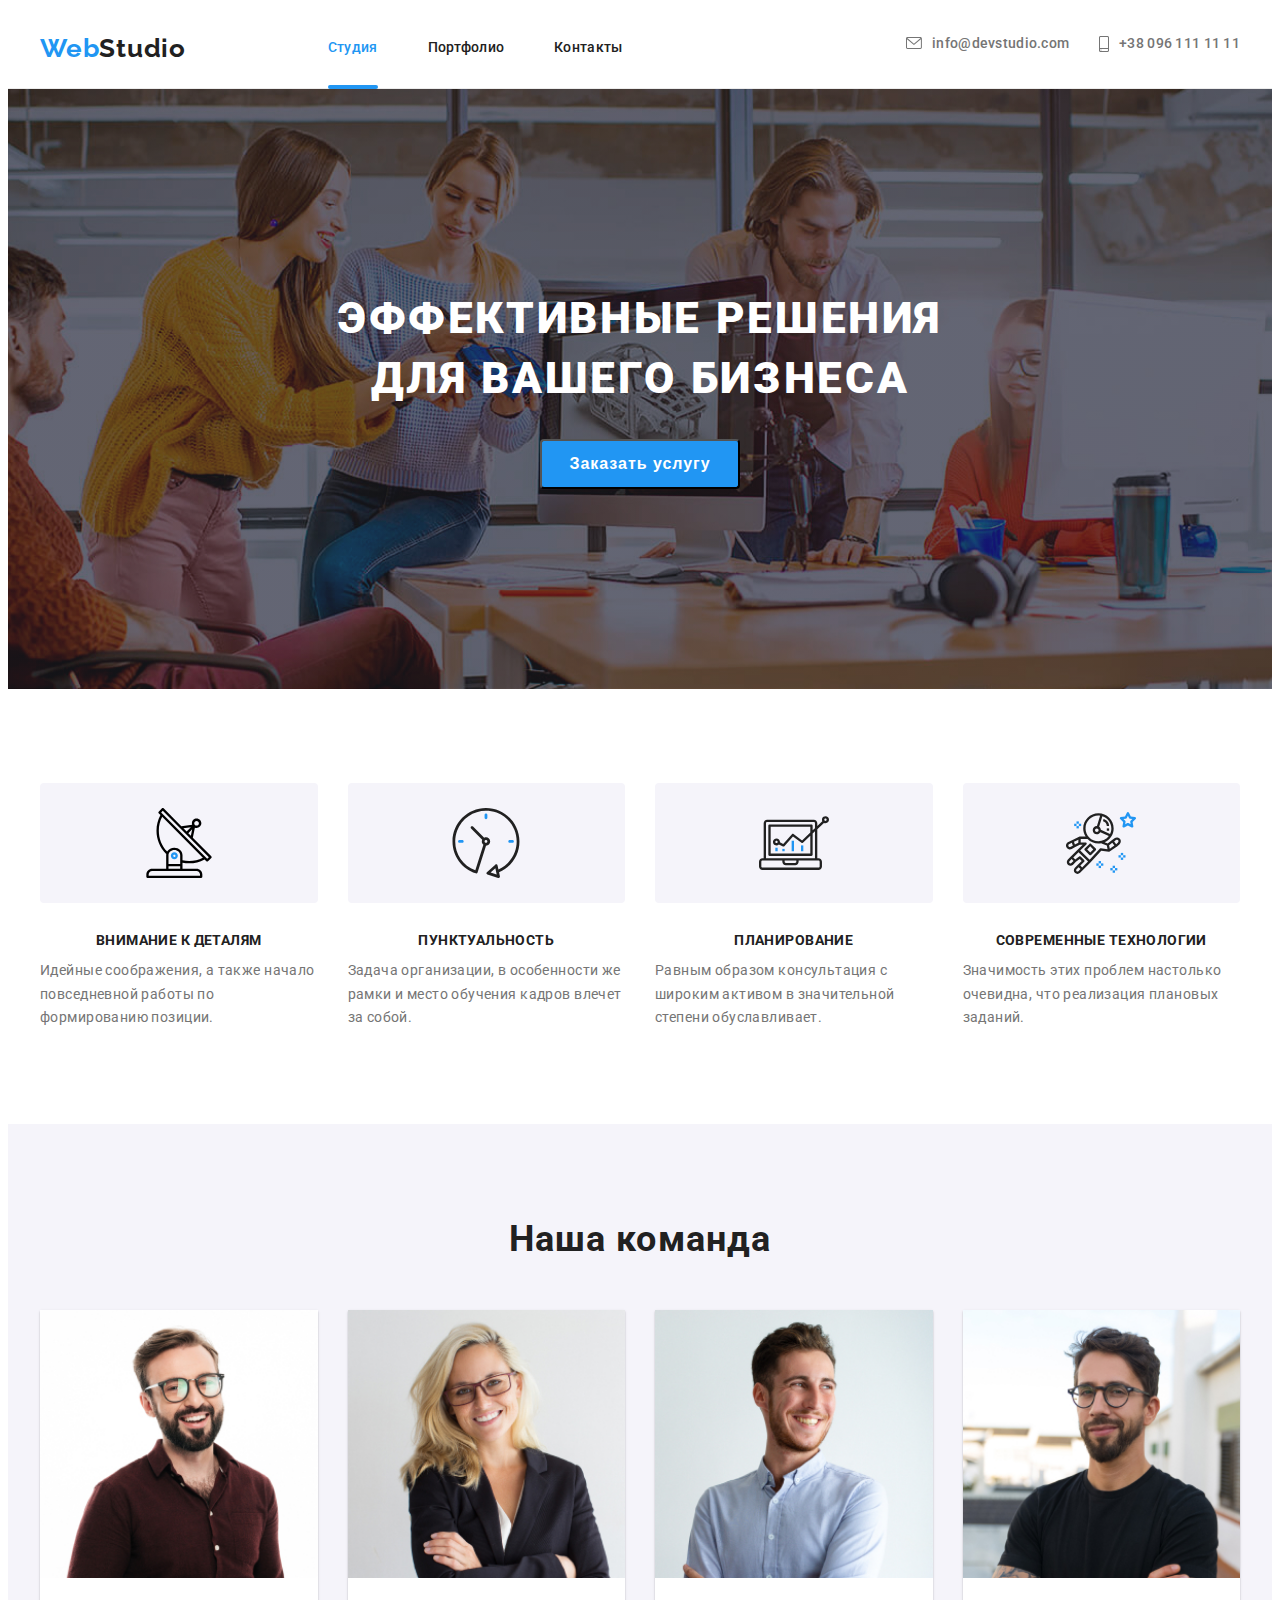
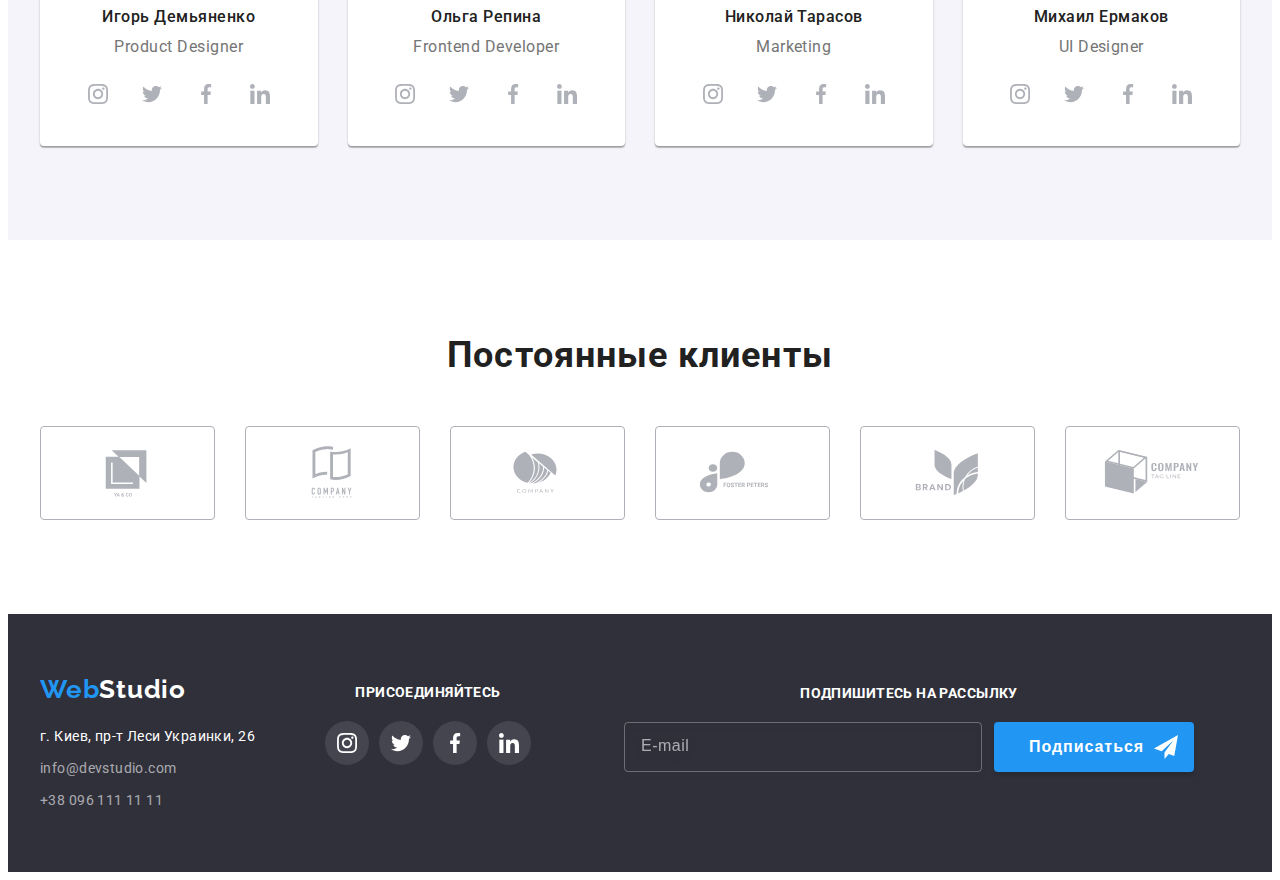
<file: index.html>
<!DOCTYPE html>
<html lang="ru">
  <head>
    <meta charset="UTF-8" />
    <meta http-equiv="X-UA-Compatible" content="IE=edge" />
    <meta name="viewport" content="width=device-width, initial-scale=1.0" />
    <title>WebStudio</title>
    <link
      rel="stylesheet"
      href="https://cdnjs.cloudflare.com/ajax/libs/modern-normalize/1.1.0/modern-normalize.min.css"
      integrity="sha512-wpPYUAdjBVSE4KJnH1VR1HeZfpl1ub8YT/NKx4PuQ5NmX2tKuGu6U/JRp5y+Y8XG2tV+wKQpNHVUX03MfMFn9Q=="
      crossorigin="anonymous"
      referrerpolicy="no-referrer"
    />
    <link rel="preconnect" href="https://fonts.googleapis.com" />
    <link rel="preconnect" href="https://fonts.gstatic.com" crossorigin />
    <link
      href="https://fonts.googleapis.com/css2?family=Raleway:wght@700&family=Roboto:wght@400;500;700;900&display=swap"
      rel="stylesheet"
    />
    <link rel="stylesheet" href="./css/main.css" />
  </head>
  <body class="body">
    <!--Header-->
    <header class="header">
      <div class="container">
        <a href="./index.html" lang="en" class="logo header__logo"
          >Web<span class="logo accent__header">Studio</span></a
        >
        <nav class="navigation">
        <ul class="menu-list list">
        <li class="menu-list__item">
        <a href="" class="menu-list__link-current">Студия</a>
        </li>
        <li class="menu-list__item">
        <a href="./portfolio.html" class="menu-list__link">Портфолио</a>
        </li>
        <li class="menu-list__item">
          <a href="" class="menu-list__link">Контакты</a></li>
        </ul>
        </nav>
        <!-- Contacts -->
        <ul class="contacts list">
          <li class="contacts__mail">
            <a href="mailto:info@devstudio.com" class="contacts__link"
              ><svg class="contacts__icon" width="16" height="12">
                <use
                  href="./icons/symbol-defs.svg#icon-envelope-hover"
                ></use></svg>info@devstudio.com</a>
          </li>
          <li class="contacts__tel">
            <a href="tel:+380961111111" class="contacts__link"
              ><svg class="contacts__icon" width="10" height="16">
                <use href="./icons/symbol-defs.svg#icon-smartphone"></use></svg>+38 096 111 11 11</a>
          </li>
        </ul>
        <button type="button" class="contacts__menu-open-btn">
          <svg class="contacts__menu-open-icon" width="40" height="40">
            <use href="./icons/symbol-defs.svg#icon-menu_40px"></use>
          </svg></button>
      </div>
      <div class="mob-menu is-hidden">
        <div class="container">
          <div class="mob-menu-top">
        <button type="button" class="contacts__menu-close-btn">
          <svg class="contacts__menu-open-icon" width="40" height="40">
            <use href="./icons/symbol-defs.svg#icon-close_40px"></use>
          </svg></button>
          <ul class="mob-menu-list list">
            <li class="mob-menu-list__item">
              <a href="" class="mob-menu-list__link-current link">Студия</a>
            </li>
            <li class="mob-menu-list__item">
              <a href="./portfolio.html" class="mob-menu-list__link link">Портфолио</a>
            </li>
            <li class="mob-menu-list__item"><a href="" class="mob-menu-list__link link">Контакты</a></li>
          </ul>
</div>
<div class="mob-menu-contacts">
          <ul class="mob-contacts__tel">
            <li class="mob-contacts__mail list">
              <a href="tel:+380961111111" class="mob-contacts__link link">+38 096 111 11 11</a>
            </li>
            <li class="mob-contacts list">
                <a href="mailto:info@devstudio.com" class="mob-mail-contacts__link link">info@devstudio.com</a>
            </li>
          </ul>
<ul class="mob-soc-list list">
  <li class="mob-soc-list__item">
    <a href="" target="_blank" class="mob-soc-list__link link">Instagram</a>
  </li>
  <li class="mob-soc-list__item">
    <a href="" target="_blank" class="mob-soc-list__link link">Twitter</a>
  </li>
  <li class="mob-soc-list__item">
    <a href="" target="_blank" class="mob-soc-list__link link">Facebook</a>
  </li>
  <li class="mob-soc-list__item">
    <a href="" target="_blank" class="mob-soc-list__link link">LinkedIn</a>
  </li>
</ul>
          </div>
          
          </div>
      </div>
    </header>
    <main>
      <!--Hero-->
      <section class="hero">
        <div class="hero-container">
          <h1 class="hero-container__title">Эффективные решения для вашего бизнеса</h1>
          <button type="button" class="hero-container__button" data-modal-open>Заказать услугу</button>
        </div>
      </section>
      <!--Feature-->
      <section class="feature">
        <div class="container">
          <ul class="feature-list list">
            <li class="feature-list__item">
                <div class="feature-list__thumb">
                    <svg width="70" height="70">
                        <use href="./icons/symbol-defs.svg#icon-antenna"></use>
                    </svg>
                </div>
              <h3 class="feature-list__title">Внимание к деталям</h3>
              <p class="feature-list__text">
                Идейные соображения, а также начало повседневной работы по
                формированию позиции.
              </p>
            </li>
            <li class="feature-list__item">
                <div class="feature-list__thumb">
                    <svg width="70" height="70">
                        <use href="./icons/symbol-defs.svg#icon-clock"></use>
                    </svg>
                </div>
              <h3 class="feature-list__title">Пунктуальность</h3>
              <p class="feature-list__text">
                Задача организации, в особенности же рамки и место обучения
                кадров влечет за собой.
              </p>
            </li>
            <li class="feature-list__item">
                <div class="feature-list__thumb">
                    <svg width="70" height="70">
                        <use href="./icons/symbol-defs.svg#icon-diagram"></use>
                    </svg>
                </div>
              <h3 class="feature-list__title">Планирование</h3>
              <p class="feature-list__text">
                Равным образом консультация с широким активом в значительной
                степени обуславливает.
              </p>
            </li>
            <li class="feature-list__item">
                <div class="feature-list__thumb">
                    <svg width="70" height="70">
                        <use href="./icons/symbol-defs.svg#icon-astronaut"></use>
                    </svg>
                </div>
              <h3 class="feature-list__title">Современные технологии</h3>
              <p class="feature-list__text">
                Значимость этих проблем настолько очевидна, что реализация
                плановых заданий.
              </p>
            </li>
          </ul>
        </div>
      </section>
      <!--About-->
      <!-- <section class="section">
        <div class="container">
          <h2 class="about-title">Чем мы занимаемся</h2>
          <ul class="about list">
            <li class="about__item">
                <div class="about__product-thumb">
                    <img src="./images/box1.jpg" alt="набирает текст" width="370" height="294"/>
                    <p class="about__text">Десктопные приложения</p>
                </div>   
            </li>
            <li class="about__item">
              <div class="about__product-thumb">
                 <img
                   src="./images/box2.jpg"
                   alt="держит телефон"
                   width="370"
                   height="294"/>
                   <p class="about__text">Мобильные приложения</p>
              </div>
            </li>
            <li class="about__item">
              <div class="about__product-thumb">
              <img
                src="./images/box3.jpg"
                alt="держит планшет"
                width="370"
                height="294"/>
                <p class="about__text">Дизайнерские решения</p>
              </div>
            </li>
          </ul>
        </div>
      </section> -->
      <!--Staff-->
      <section class="section-staff">
        <div class="container">
          <h2 class="about-title">Наша команда</h2>
          <ul class="staff list">
            <li class="staff__gallery">
              <picture>
              <source srcset="./images/staff/1x/desk/d-desk-1x.jpeg 1x,
              ./images/staff/2x/desk/d-desk-2x.jpeg 2x" 
              media="(min-width: 1200px)" 
              />
              <source srcset="./images/staff/1x/tab/d-tab-1x.jpeg 1x,
              ./images/staff/2x/tab/d-tab-2x.jpeg 2x" 
              media="(min-width: 768px)" 
              />
              <source srcset="./images/staff/1x/mob/d-mob-1x.jpeg 1x,
               ./images/staff/2x/mob/d-mob-2x.jpeg 2x" 
               media="(min-width: 480px)" 
               />
              <img src="./images/staff/1x/desk/d-desk-1x.jpeg" 
              alt="игорь демьяненко" 
              />
              </picture>
              <div class="staff__list">
                <h3 class="staff__title">Игорь Демьяненко</h3>
                <p class="staff__position" lang="en">Product Designer</p>
                <ul class="soc list">
                  <li class="soc__item">
                    <a href="" class="soc__link link">
                      <svg class="soc__icon" width="20" height="20">
                        <use
                          href="./icons/symbol-defs.svg#icon-instagram"
                        ></use>
                      </svg>
                    </a>
                  </li>
                  <li class="soc__item">
                    <a href="" class="soc__link link">
                      <svg class="soc__icon" width="20" height="20">
                        <use href="./icons/symbol-defs.svg#icon-twitter"></use>
                      </svg>
                    </a>
                  </li>
                  <li class="soc__item">
                    <a href="" class="soc__link link">
                      <svg class="soc__icon" width="20" height="20">
                        <use href="./icons/symbol-defs.svg#icon-facebook"></use>
                      </svg>
                    </a>
                  </li>
                  <li class="soc__item">
                    <a href="" class="soc__link link">
                      <svg class="soc__icon" width="20" height="20">
                        <use href="./icons/symbol-defs.svg#icon-linkedin"></use>
                      </svg>
                    </a>
                  </li>
                </ul>
              </div>
            </li>
            <li class="staff__gallery">
              <picture>
                <source srcset="./images/staff/1x/desk/r-desk-1x.jpeg 1x, 
                ./images/staff/2x/desk/r-desk-2x.jpeg 2x"
                media="(min-width:1200px)"
                />
                <source srcset="./images/staff/1x/tab/r-tab-1x.jpeg 1x, 
                ./images/staff/2x/tab/r-tab-2x.jpeg 2x"
                media="(man-width:768px)"
                />
                <source srcset="./images/staff/1x/mob/r-mob-1x.jpeg 1x, 
                ./images/staff/2x/mob/r-mob-2x.jpeg"
                media="(min-width:480px)"/>
                <img src="./images/staff/1x/desk/r-desk-1x.jpeg" alt="ольга репина"/>
              </picture>
              <div class="staff__list">
                <h3 class="staff__title">Ольга Репина</h3>
                <p class="staff__position" lang="en">Frontend Developer</p>
                <ul class="soc list">
                  <li class="soc__item">
                    <a href="" class="soc__link link">
                      <svg class="soc__icon" width="20" height="20">
                        <use href="./icons/symbol-defs.svg#icon-instagram"></use>
                      </svg>
                    </a>
                  </li>
                  <li class="soc__item">
                    <a href="" class="soc__link link">
                      <svg class="soc__icon" width="20" height="20">
                        <use href="./icons/symbol-defs.svg#icon-twitter"></use>
                      </svg>
                    </a>
                  </li>
                  <li class="soc__item">
                    <a href="" class="soc__link link">
                      <svg class="soc__icon" width="20" height="20">
                        <use href="./icons/symbol-defs.svg#icon-facebook"></use>
                      </svg>
                    </a>
                  </li>
                  <li class="soc__item">
                    <a href="" class="soc__link link">
                      <svg class="soc__icon" width="20" height="20">
                        <use href="./icons/symbol-defs.svg#icon-linkedin"></use>
                      </svg>
                    </a>
                  </li>
                </ul>
              </div>
            </li>
            <li class="staff__gallery">
              <picture>
                <source srcset="./images/staff/1x/desk/t-desk-1x.jpeg 1x,
                ./images/staff/2x/desk/t-desk-2x.jpeg 2x"
                media="(min-width:1200px)"
                />
                <source srcset="./images/staff/1x/tab/t-tab-1x.jpeg 1x,
                ./images/staff/2x/tab/t-tab-2x.jpeg 2x" 
                media="(min-width:768px)" 
                />
                <source srcset="./images/staff/1x/mob/t-mob-1x.jpeg 1x,
                ./images/staff/2x/mob/t-mob-2x.jpeg 2x" 
                media="(min-width:480px)" 
                />
                <img src="./images/staff/1x/desk/t-desk-1x.jpeg" 
                alt="николай тарасов" />
              </picture>
              <div class="staff__list">
                <h3 class="staff__title">Николай Тарасов</h3>
                <p class="staff__position" lang="en">Marketing</p>
                <ul class="soc list">
                  <li class="soc__item">
                    <a href="" class="soc__link link">
                      <svg class="soc__icon" width="20" height="20">
                        <use href="./icons/symbol-defs.svg#icon-instagram"></use>
                      </svg>
                    </a>
                  </li>
                  <li class="soc__item">
                    <a href="" class="soc__link link">
                      <svg class="soc__icon" width="20" height="20">
                        <use href="./icons/symbol-defs.svg#icon-twitter"></use>
                      </svg>
                    </a>
                  </li>
                  <li class="soc__item">
                    <a href="" class="soc__link link">
                      <svg class="soc__icon" width="20" height="20">
                        <use href="./icons/symbol-defs.svg#icon-facebook"></use>
                      </svg>
                    </a>
                  </li>
                  <li class="soc__item">
                    <a href="" class="soc__link link">
                      <svg class="soc__icon" width="20" height="20">
                        <use href="./icons/symbol-defs.svg#icon-linkedin"></use>
                      </svg>
                    </a>
                  </li>
                </ul>
              </div>
            </li>
            <li class="staff__gallery">
              <picture>
                <source srcset="./images/staff/1x/desk/e-desk-1x.jpeg 1x,
                ./images/staff/2x/desk/e-desk-2x.jpeg 2x"
                media="(min-width:1200px)"
                />
                <source srcset="./images/staff/1x/tab/e-tab-1x.jpeg 1x,
                ./images/staff/2x/tab/e-tab-2x.jpeg 2x" 
                media="(min-width:768px)" 
                />
                <source srcset="./images/staff/1x/mob/e-mob-1x.jpeg 1x,
                ./images/staff/2x/mob/e-mob-2x.jpeg 2x" 
                media="(min-width:480px)" 
                />
                <img src="./images/staff/1x/desk/e-desk-1x.jpeg" alt="михаил ермаков" />
              </picture>
              <div class="staff__list">
                <h3 class="staff__title">Михаил Ермаков</h3>
                <p class="staff__position" lang="en">UI Designer</p>
                <ul class="soc list">
                  <li class="soc__item">
                    <a href="" class="soc__link link">
                      <svg class="soc__icon" width="20" height="20">
                        <use href="./icons/symbol-defs.svg#icon-instagram"></use>
                      </svg>
                    </a>
                  </li>
                  <li class="soc__item">
                    <a href="" class="soc__link link">
                      <svg class="soc__icon" width="20" height="20">
                        <use href="./icons/symbol-defs.svg#icon-twitter"></use>
                      </svg>
                    </a>
                  </li>
                  <li class="soc__item">
                    <a href="" class="soc__link link">
                      <svg class="soc__icon" width="20" height="20">
                        <use href="./icons/symbol-defs.svg#icon-facebook"></use>
                      </svg>
                    </a>
                  </li>
                  <li class="soc__item">
                    <a href="" class="soc__link link">
                      <svg class="soc__icon" width="20" height="20">
                        <use href="./icons/symbol-defs.svg#icon-linkedin"></use>
                      </svg>
                    </a>
                  </li>
                </ul>
              </div>
            </li>
          </ul>
        </div>
      </section>
      <!--Сlients-->
      <section class="section-clients">
        <div class="container">
          <h2 class="clients-title">Постоянные клиенты</h2>
          <ul class="clients list">
            <li class="clients__item">
              <a href="" class="clients__link link">
                <svg width="106" height="60">
                  <use href="./icons/symbol-defs.svg#icon-logo-5"></use>
                </svg>
              </a>
            </li>
            <li class="clients__item">
              <a href="" class="clients__link link">
                <svg width="106" height="60">
                  <use href="./icons/symbol-defs.svg#icon-logo-1"></use>
                </svg>
              </a>
            </li>
            <li class="clients__item">
              <a href="" class="clients__link link">
                <svg width="106" height="60">
                  <use href="./icons/symbol-defs.svg#icon-logo-2"></use>
                </svg>
              </a>
            </li>
            <li class="clients__item">
              <a href="" class="clients__link link">
                <svg width="106" height="60">
                  <use href="./icons/symbol-defs.svg#icon-logo-3"></use>
                </svg>
              </a>
            </li>
            <li class="clients__item">
              <a href="" class="clients__link link">
                <svg width="106" height="60">
                  <use href="./icons/symbol-defs.svg#icon-logo-4"></use>
                </svg>
              </a>
            </li>
            <li class="clients__item">
              <a href="" class="clients__link link">
                <svg width="106" height="60">
                  <use href="./icons/symbol-defs.svg#icon-logo-6"></use>
                </svg>
              </a>
            </li>
          </ul>
        </div>
      </section>
    </main>
    <!--Footer-->
    <footer class="footer">
      <div class="container container-footer">
        <div class="contacts-content">
          <div class="footer-contacts">
<a href="./index.html" lang="en" class="logo logo-footer">Web<span class="logo accent__footer">Studio</span></a>
<address class="contacts-address">
  <ul class="contacts-list list">
    <li class="contacts-list__item">
      <a class="contacts-list__map link" href="https://goo.gl/maps/rASrwgMtE8FGgETj6" target="_blank"
        rel="noopener noreferrer">г. Киев, пр-т Леси Украинки, 26</a>
    </li>
    <li class="contacts-list__item">
      <a class="contacts-list__mail link" href="mailto:info@devstudio.com">info@devstudio.com</a>
    </li>
    <li class="contacts-list__item">
      <a class="contacts-list__tel link" href="tel:+380961111111">+38 096 111 11 11</a>
    </li>
  </ul>
</address>
          </div>
          <div class="footer-soc">
            <h2 class="footer-soc__title">присоединяйтесь</h2>
            <ul class="footer-soc__list list">
              <li class="footer-soc__item">
                <a href="" class="footer-soc__link link">
                  <svg class="footer-soc__icon" width="20" height="20">
                    <use href="./icons/symbol-defs.svg#icon-instagram"></use>
                  </svg>
                </a>
              </li>
              <li class="footer-soc__item">
                <a href="" class="footer-soc__link link">
                  <svg class="footer-soc__icon" width="20" height="20">
                    <use href="./icons/symbol-defs.svg#icon-twitter"></use>
                  </svg>
                </a>
              </li>
              <li class="footer-soc__item">
                <a href="" class="footer-soc__link link">
                  <svg class="footer-soc__icon" width="20" height="20">
                    <use href="./icons/symbol-defs.svg#icon-facebook"></use>
                  </svg>
                </a>
              </li>
              <li class="footer-soc__item">
                <a href="" class="footer-soc__link link">
                  <svg class="footer-soc__icon" width="20" height="20">
                    <use href="./icons/symbol-defs.svg#icon-linkedin"></use>
                  </svg>
                </a>
              </li>
            </ul>
          </div>
        </div>
        
        <div class="footer-email">
          <h2 class="footer-email__title">Подпишитесь на рассылку</h2>
            <form class="footer-form">
              <input 
              type="email" 
              placeholder="E-mail"
              name="footer-user-email" 
              class="footer-form__input">
                <button type="submit" class="footer-form__button">Подписаться<svg class="footer-form__icon" width="24" height="24">
                  <use href="./icons/symbol-defs.svg#icon-send"></use>
                </svg></button>
            </form>
        </div>
      </div>
    </footer>
<!-- Modal -->
    <div class="backdrop is-hidden" data-modal>
      <div class="modal">
        <button type="button" class="modal__close" data-modal-close><svg class="modal__icon" width="18" height="18">
          <use href="./icons/symbol-defs.svg#icon-close-black"></use>
        </svg></button>
        <p class="modal__title">Оставьте свои данные, мы вам перезвоним</p>
        <form class="modal-form">
          <div class="modal-field">
            <label class="modal-field__input-text" for="user-name">Имя</label>
            <div class="modal-field__input-wrap">
              <input 
              type="text" 
              name="user-name" 
              class="modal-field__modal-input" 
              required 
              minlength="3" 
              id="user-name"/>
              <svg class="modal-field__icon" width="18" height="18">
              <use href="./icons/symbol-defs.svg#icon-person-black"></use>
              </svg>
            </div>
          </div>
          <div class="modal-field">
            <label class="modal-field__input-text" for="user-tel">Телефон</label>
            <div class="modal-field__input-wrap">
            <input 
            type="tel" 
            name="user-tel" 
            class="modal-field__modal-input" 
            required
            id="user-tel"/>
            <svg class="modal-field__icon" width="18" height="18">
              <use href="./icons/symbol-defs.svg#icon-phone-black"></use>
            </svg>
            </div>
          </div>
          <div class="modal-field">
            <label class="modal-field__input-text" for="user-email">Почта</label>
            <div class="modal-field__input-wrap">
            <input 
            type="email" 
            name="user-email" 
            class="modal-field__modal-input" 
            required
            id="user-email"/>
            <svg class="modal-field__icon" width="18" height="18">
              <use href="./icons/symbol-defs.svg#icon-email-black"></use>
            </svg>
            </div>
          </div>
          <div class="modal-field">
            <label class="modal-field__input-text" for="user-text">Комментарий</label>
            <textarea class="modal-field__text"
            name="user-text" 
            id="user-text"
            placeholder="Введите текст"></textarea>
            <div class="modal-field">
              <input 
                type="checkbox" 
                class="modal-field__check visually-hidden" 
                id="modal-check" 
                name="privacy-check"
                required>
              <label for="modal-check" class="modal-field__check-text">
                <span>
                  <svg class="modal-field__check-icon" width="16" height="15">
                    <use href="./icons/symbol-defs.svg#icon-check"></use>
                  </svg>
                </span>
                Соглашаюсь с рассылкой и принимаю &nbsp;<a href="" class="modal-field__modal-link">Условия договора</a></label>
              </div>
          </div>
<button type="submit" class="modal-button">Отправить</button>
        </form>
      </div>
    </div>
    <script src="./js/modal.js"></script>
    <script src="./js/menu.js"></script>
  </body>
</html>
</file>
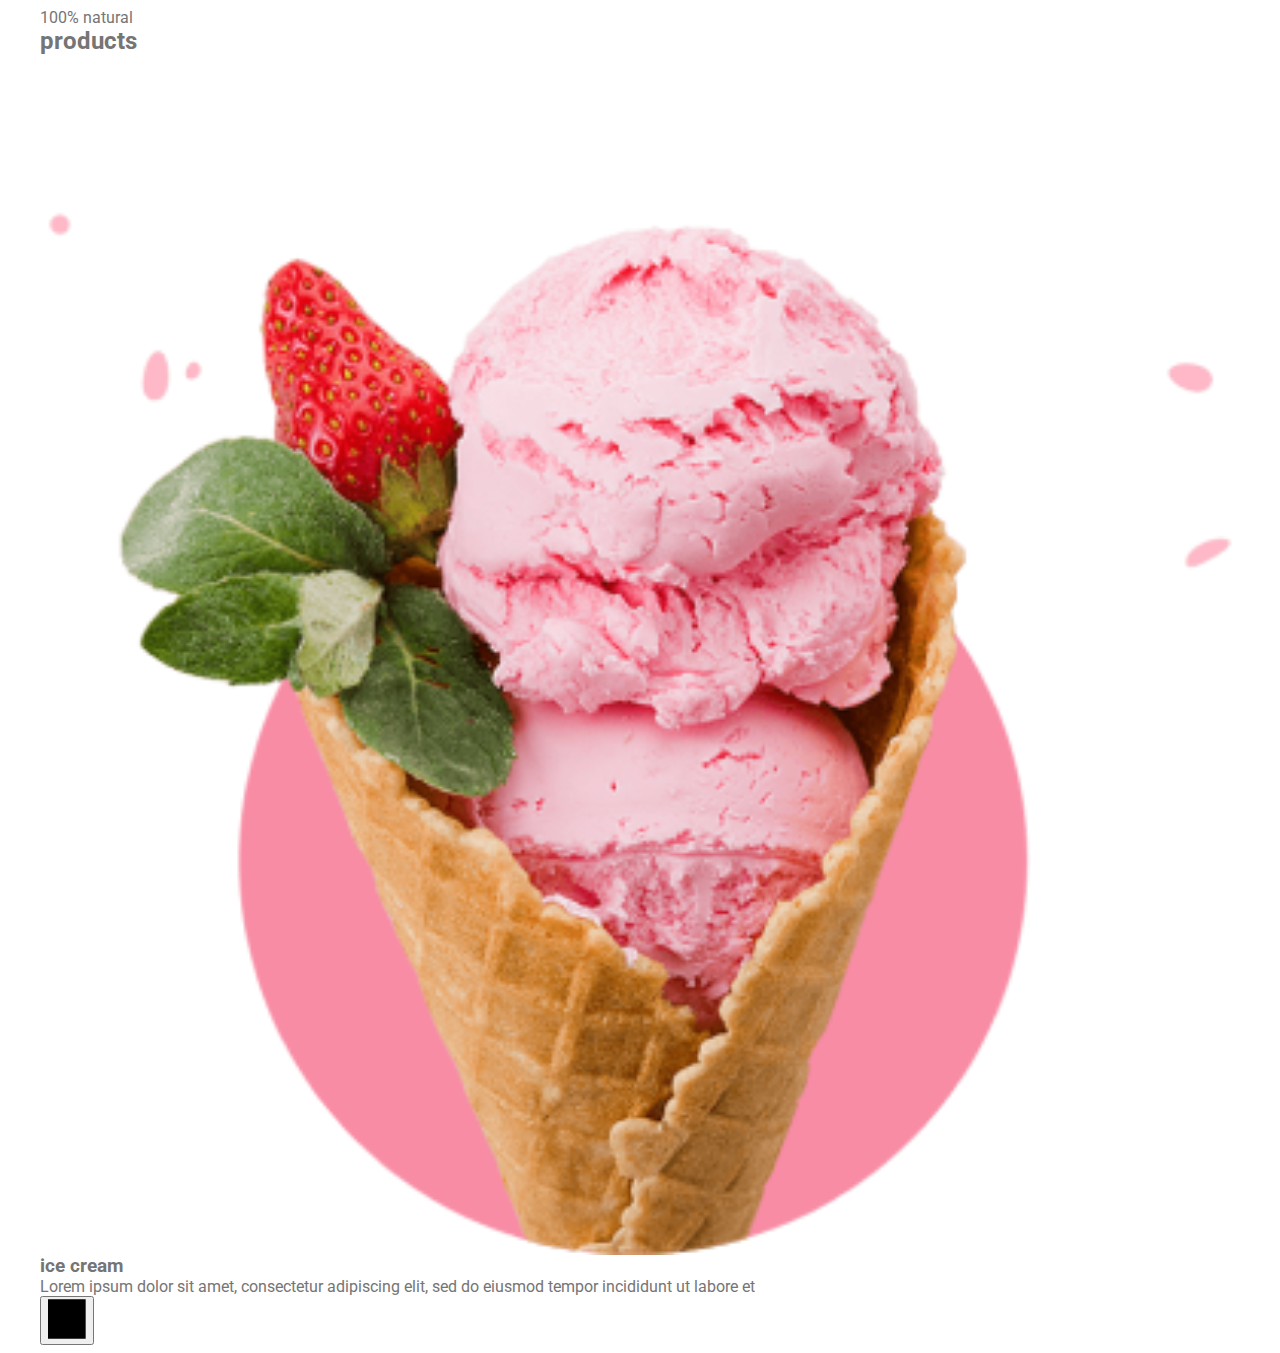
<file: portfolio.html>
<!DOCTYPE html>
<html lang="ru">

<head>
    <meta charset="UTF-8">
    <meta http-equiv="X-UA-Compatible" content="IE=edge">
    <meta name="viewport" content="width=device-width,      initial-scale=1.0">
    <title>Portfolio</title>
    <link rel="stylesheet" href="https://cdnjs.cloudflare.com/ajax/libs/modern-normalize/1.1.0/modern-normalize.min.css"
        integrity="sha512-wpPYUAdjBVSE4KJnH1VR1HeZfpl1ub8YT/NKx4PuQ5NmX2tKuGu6U/JRp5y+Y8XG2tV+wKQpNHVUX03MfMFn9Q=="
        crossorigin="anonymous" referrerpolicy="no-referrer" />
    <link rel="preconnect" href="https://fonts.googleapis.com">
    <link rel="preconnect" href="https://fonts.gstatic.com" crossorigin>
    <link href="https://fonts.googleapis.com/css2?family=Raleway:wght@700&family=Roboto:wght@400;500;700;900&display=swap"
        rel="stylesheet">
    <link rel="stylesheet" href="./css/main.css" />
</head>
<body>
    <!--Header-->
    <!-- <header class="header">
      <div class="container">
        <a href="./index.html" lang="en" class="logo header__logo"
          >Web<span class="logo accent__header">Studio</span></a
        >
        <nav class="navigation">
        <ul class="menu-list list">
        <li class="menu-list__item">
        <a href="./index.html" class="menu-list__link">Студия</a>
        </li>
        <li class="menu-list__item">
        <a href="" class="menu-list__link-current">Портфолио</a>
        </li>
        <li class="menu-list__item">
          <a href="" class="menu-list__link">Контакты</a></li>
        </ul>
        </nav> -->
        <!-- Contacts -->
        <!-- <ul class="contacts list">
          <li class="contacts__mail">
            <a href="mailto:info@devstudio.com" class="contacts__link"
              ><svg class="contacts__icon" width="16" height="12">
                <use
                  href="./icons/symbol-defs.svg#icon-envelope-hover"
                ></use></svg>info@devstudio.com</a>
          </li>
          <li class="contacts__tel">
            <a href="tel:+380961111111" class="contacts__link"
              ><svg class="contacts__icon" width="10" height="16">
                <use href="./icons/symbol-defs.svg#icon-smartphone"></use></svg>+38 096 111 11 11</a>
          </li>
        </ul>
        <button type="button" class="contacts__menu-open-btn">
          <svg class="contacts__menu-open-icon" width="40" height="40">
            <use href="./icons/symbol-defs.svg#icon-menu_40px"></use>
          </svg></button>
      </div>
      <div class="mob-menu is-hidden">
        <div class="container">
          <div class="mob-menu-top">
        <button type="button" class="contacts__menu-close-btn">
          <svg class="contacts__menu-open-icon" width="40" height="40">
            <use href="./icons/symbol-defs.svg#icon-close_40px"></use>
          </svg></button>
          <ul class="mob-menu-list list">
            <li class="mob-menu-list__item">
              <a href="" class="mob-menu-list__link-current link">Студия</a>
            </li>
            <li class="mob-menu-list__item">
              <a href="./portfolio.html" class="mob-menu-list__link link">Портфолио</a>
            </li>
            <li class="mob-menu-list__item"><a href="" class="mob-menu-list__link link">Контакты</a></li>
          </ul>
</div>
<div class="mob-menu-contacts">
          <ul class="mob-contacts__tel list">
            <li class="mob-contacts__mail">
              <a href="tel:+380961111111" class="mob-contacts__link link">+38 096 111 11 11</a>
            </li>
            <li class="mob-contacts list">
                <a href="mailto:info@devstudio.com" class="mob-mail-contacts__link link">info@devstudio.com</a>
            </li>
          </ul>
          </div>
          <ul class="mob-soc-list list">
            <li class="mob-soc-list__item">
              <a href="" target="_blank" class="mob-soc-list__link link">Instagram</a>
            </li>
            <li class="mob-soc-list__item">
              <a href="" target="_blank" class="mob-soc-list__link link">Twitter</a>
            </li>
            <li class="mob-soc-list__item">
              <a href="" target="_blank" class="mob-soc-list__link link">Facebook</a>
            </li>
            <li class="mob-soc-list__item">
              <a href="" target="_blank" class="mob-soc-list__link link">LinkedIn</a>
            </li>
          </ul>
          </div>
      </div>
    </header>
    <main>
        <section class="gallery">
            <div class="container">
            <h1 class="visually-hidden">Портфолио</h1> 
            <ul class="gallery-button list">
                <li class="gallery-button__item"><button type="button" class="gallery-button__service">Все</button></li>
                <li class="gallery-button__item"><button type="button" class="gallery-button__service">Веб-сайты</button></li>
                <li class="gallery-button__item"><button type="button" class="gallery-button__service">Приложения</button></li>
                <li class="gallery-button__item"><button type="button" class="gallery-button__service">Дизайн</button></li>
                <li class="gallery-button__item"><button type="button" class="gallery-button__service">Маркетинг</button></li>
            </ul>  -->
            <!-- PRODUCT -->
            <section class="products">
                <div class="container">
                    <p class="products__pre-title">
                        100% natural
                    </p>
                    <h2 class="products__title">products</h2>
                        <ul class="proucts__gallery list">
                            <li class="proucts__item">
                            <div class="about__product">
                                <picture>
                                    <source srcset="./images/ice/desk-ice1-1x.png 1x,
                                                ./images/ice/desk-ice1-2x.png 2x" media="(min-width:1200px)" />
                                    <source srcset="./images/ice/tab-ice1-1x.jpeg 1x,
                                                ./images/ice/tab-ice1-2x.jpeg 2x" media="(min-width:768px)" />
                                    <source srcset="./images/ice/mob-ice1-1x.jpeg 1x,
                                                ./images/ice/mob-ice1-2x.jpeg 2x" media="(min-width:480px)" />
                                    <img src="./images/ice/desk-ice1-1x.png" alt="ice cream" />
                                </picture>
                                <h3 class="products__after-title">ice cream</h3>
                                <p class="about__product-offer">Lorem ipsum dolor sit amet, consectetur adipiscing elit, sed do eiusmod tempor incididunt ut labore et</p>
                            </div>    
                            <div class="about__product__button">
                                <button type="button" class="about__product-btn">
                                    <svg class="contacts__menu-open-icon" width="38.21" height="40">
                                        <use href="./icons/symbol-defs.svg#icon-btn-arrow-right"></use>
                                    </svg></button>
                            </div>
                        </a>
              </li>  

              <section>

              </section>
              <!-- <li class="about-gallery__item">
                    <a href="" class="about-gallery__link link">
                        <div class="about-gallery__product">
                        <picture>
                            <source srcset="./images/staff/portfolio/1x/mob/o-1x.jpeg 1x,
                                            ./images/staff/portfolio/2x/mob/o-2x.jpeg 2x" media="(min-width:1200px)" />
                            <source srcset="./images/staff/portfolio/1x/tab/o-tab-1x.jpeg 1x,
                                             ./images/staff/portfolio/2x/tab/o-tab-2x.jpeg 2x" media="(min-width:768px)" />
                            <source srcset="./images/staff/portfolio/1x/desk/o-desk-1x.jpeg 1x,
                                            ./images/staff/portfolio/2x/desk/o-desk-2x.jpeg 2x" media="(min-width:480px)" />
                            <img src="./images/staff/portfolio/1x/desk/o-desk-1x.jpeg" alt="орлеан" />
                        </picture>
                        <p class="about-gallery__offer">Ресурс предлагает комплексные предложения с разным уровнем функционала и сервисов. Все это позволит посетителю получить исчерпывающие сведения о компании или частном лице.</p>
                        </div>
                    <div class="about-gallery__content">
                        <h2 class="about-gallery__title">Постер <span lang="en">New Orlean vs Golden Star</span></h2>
                        <p class="about-gallery__view">Дизайн</p>
                    </div>
                </a>
              </li>
              <li class="about-gallery__item">
                    <a href="" class="about-gallery__link link">
                        <div class="about-gallery__product">
                        <picture>
                            <source srcset="./images/staff/portfolio/1x/mob/s-1x.jpeg 1x,
                                            ./images/staff/portfolio/2x/mob/s-2x.jpeg 2x" media="(min-width:1200px)" />
                            <source srcset="./images/staff/portfolio/1x/tab/s-tab-1x.jpeg 1x,
                                            ./images/staff/portfolio/2x/tab/s-tab-2x.jpeg 2x"media="(min-width:768px)" />
                            <source srcset="./images/staff/portfolio/1x/desk/s-desk-1x.jpeg 1x,
                                             ./images/staff/portfolio/2x/desk/s-desk-2x.jpeg 2x"media="(min-width:480px)" />
                            <img src="./images/staff/portfolio/1x/desk/s-desk-1x.jpeg" alt="ресторан" />
                        </picture>
                        <p class="about-gallery__offer">Ресурс предлагает комплексные предложения с разным уровнем функционала и сервисов. Все это позволит посетителю получить исчерпывающие сведения о компании или частном лице.</p>
                        </div>
                    <div class="about-gallery__content">
                        <h2 class="about-gallery__title">Ресторан <span lang="en">Seafood</span></h2>
                        <p class="about-gallery__view">Приложение</p>
                    </div>
                </a>
                </li>
                <li class="about-gallery__item">
                    <a href="" class="about-gallery__link link">
                        <div class="about-gallery__product">
                        <picture>
                            <source srcset="./images/staff/portfolio/1x/mob/p-1x.jpeg 1x,
                                            ./images/staff/portfolio/2x/mob/p-2x.jpeg 2x" media="(min-width:1200px)" />
                            <source srcset="./images/staff/portfolio/1x/tab/p-tab-1x.jpeg 1x,
                                             ./images/staff/portfolio/2x/tab/p-tab-2x.jpeg 2x"
                                media="(min-width:768px)" />
                            <source srcset="./images/staff/portfolio/1x/desk/p-desk-1x.jpeg 1x,
                                             ./images/staff/portfolio/2x/desk/p-desk-2x.jpeg 2x"
                                media="(min-width:480px)" />
                            <img src="./images/staff/portfolio/1x/desk/p-desk-1x.jpeg" alt="проект" />
                        </picture>
                        <p class="about-gallery__offer">Ресурс предлагает комплексные предложения с разным уровнем функционала и сервисов. Все это позволит посетителю получить исчерпывающие сведения о компании или частном лице.</p>
                        </div>
                    <div class="about-gallery__content">
                        <h2 class="about-gallery__title">Проект <span lang="en">Prime</span></h2>
                        <p class="about-gallery__view">Маркетинг</p>
                    </div>
                    </a>
                </li>
                <li class="about-gallery__item">
                    <a href="" class="about-gallery__link link">
                        <div class="about-gallery__product">
                        <picture>
                            <source srcset="./images/staff/portfolio/1x/mob/b-1x.jpeg 1x,
                                             ./images/staff/portfolio/2x/mob/b-2x.jpeg 2x" media="(min-width:1200px)" />
                            <source srcset="./images/staff/portfolio/1x/tab/b-tab-1x.jpeg 1x,
                                              ./images/staff/portfolio/2x/tab/b-tab-2x.jpeg 2x"
                                media="(min-width:768px)" />
                            <source srcset="./images/staff/portfolio/1x/desk/b-desk-1x.jpeg 1x,
                                              ./images/staff/portfolio/2x/desk/b-desk-2x.jpeg 2x"
                                media="(min-width:480px)" />
                            <img src="./images/staff/portfolio/1x/desk/b-desk-1x.jpeg" alt="коробки" />
                        </picture>
                        <p class="about-gallery__offer">Ресурс предлагает комплексные предложения с разным уровнем функционала и сервисов. Все это позволит посетителю получить исчерпывающие сведения о компании или частном лице.</p>
                        </div>
                    <div class="about-gallery__content">
                        <h2 class="about-gallery__title">Проект <span lang="en">Boxes</span></h2>
                        <p class="about-gallery__view">Приложение</p>
                    </div>
                </a>
                </li>
                <li class="about-gallery__item">
                    <a href="" class="about-gallery__link link">
                        <div class="about-gallery__product">
                        <picture>
                            <source srcset="./images/staff/portfolio/1x/mob/i-1x.jpeg 1x,
                                             ./images/staff/portfolio/2x/mob/i-2x.jpeg 2x" media="(min-width:1200px)" />
                            <source srcset="./images/staff/portfolio/1x/tab/i-tab-1x.jpeg 1x,
                                             ./images/staff/portfolio/2x/tab/i-tab-2x.jpeg 2x"
                                media="(min-width:768px)" />
                            <source srcset="./images/staff/portfolio/1x/desk/i-desk-1x.jpeg 1x,
                                              ./images/staff/portfolio/2x/desk/i-desk-2x.jpeg 2x"
                                media="(min-width:480px)" />
                            <img src="./images/staff/portfolio/1x/desk/i-desk-1x.jpeg" alt="монитор" />
                        </picture>
                        <p class="about-gallery__offer">Ресурс предлагает комплексные предложения с разным уровнем функционала и сервисов. Все это позволит посетителю получить исчерпывающие сведения о компании или частном лице.</p>
                        </div>
                    <div class="about-gallery__content">
                        <h2 class="about-gallery__title" lang="en">Inspiration has no Borders</h2>
                        <p class="about-gallery__view">Веб-сайт</p>
                    </div>
                    </a>
                </li>
                <li class="about-gallery__item">
                    <a href="" class="about-gallery__link link">
                        <div class="about-gallery__product">
                        <picture>
                            <source srcset="./images/staff/portfolio/1x/mob/l-1x.jpeg 1x,
                                             ./images/staff/portfolio/2x/mob/l-2x.jpeg 2x" media="(min-width:1200px)" />
                            <source srcset="./images/staff/portfolio/1x/tab/l-tab-1x.jpeg 1x,
                                             ./images/staff/portfolio/2x/tab/l-tab-2x.jpeg 2x"
                                media="(min-width:768px)" />
                            <source srcset="./images/staff/portfolio/1x/desk/l-desk-1x.jpeg 1x,
                                             ./images/staff/portfolio/2x/desk/l-desk-2x.jpeg 2x"
                                media="(min-width:480px)" />
                            <img src="./images/staff/portfolio/1x/desk/l-desk-1x.jpeg" alt="журнал" />
                        </picture>
                        <p class="about-gallery__offer">Ресурс предлагает комплексные предложения с разным уровнем функционала и сервисов. Все это позволит посетителю получить исчерпывающие сведения о компании или частном лице.</p>
                        </div>
                    <div class="about-gallery__content">
                        <h2 class="about-gallery__title">Издание <span lang="en">Limited Edition</span></h2>
                        <p class="about-gallery__view">Дизайн</p>
                    </div>
                    </a>
                </li>
                <li class="about-gallery__item">
                    <a href="" class="about-gallery__link link">
                        <div class="about-gallery__product">
                        <picture>
                            <source srcset="./images/staff/portfolio/1x/mob/lab-1x.jpeg 1x,
                                             ./images/staff/portfolio/2x/mob/lab-2x.jpeg 2x" media="(min-width:1200px)" />
                            <source srcset="./images/staff/portfolio/1x/tab/lab-tab-1x.jpeg 1x,
                                             ./images/staff/portfolio/2x/tab/lab-tab-2x.jpeg 2x"
                                media="(min-width:768px)" />
                            <source srcset="./images/staff/portfolio/1x/desk/lab-desk-1x.jpeg 1x,
                                              ./images/staff/portfolio/2x/desk/lab-desk-2x.jpeg 2x"
                                media="(min-width:480px)" />
                            <img src="./images/staff/portfolio/1x/desk/lab-desk-1x.jpeg" alt="кулон" />
                        </picture>
                        <p class="about-gallery__offer">Ресурс предлагает комплексные предложения с разным уровнем функционала и сервисов. Все это позволит посетителю получить исчерпывающие сведения о компании или частном лице.</p>
                        </div>
                    <div class="about-gallery__content">
                        <h2 class="about-gallery__title">Проект <span lang="en">LAB</span></h2>
                        <p class="about-gallery__view">Маркетинг</p>
                    </div>
                </a>
                </li>
                <li class="about-gallery__item">
                    <a href="" class="about-gallery__link link">
                        <div class="about-gallery__product">
                        <picture>
                            <source srcset="./images/staff/portfolio/1x/mob/g-1x.jpeg 1x,
                                             ./images/staff/portfolio/2x/mob/g-2x.jpeg 2x"
                                media="(min-width:1200px)" />
                            <source srcset="./images/staff/portfolio/1x/tab/g-tab-1x.jpeg 1x,
                                            ./images/staff/portfolio/2x/tab/g-tab-2x.jpeg 2x"
                                media="(min-width:768px)" />
                            <source srcset="./images/staff/portfolio/1x/desk/g-desk-1x.jpeg 1x,
                                             ./images/staff/portfolio/2x/desk/g-desk-2x.jpeg 2x"
                                media="(min-width:480px)" />
                            <img src="./images/staff/portfolio/1x/desk/g-desk-1x.jpeg" alt="журнал" />
                        </picture>
                        <p class="about-gallery__offer">Ресурс предлагает комплексные предложения с разным уровнем функционала и сервисов. Все это позволит посетителю получить исчерпывающие сведения о компании или частном лице.</p>
                        </div>
                    <div class="about-gallery__content">
                        <h2 class="about-gallery__title" lang="en">Growing Business</h2>
                    <p class="about-gallery__view">Приложение</p>
                </div>
                </a>
                </li>
            </ul>
            </div>
        </section>
    </main> -->
        <!--Footer-->
        <!-- <footer class="footer">
            <div class="container container-footer">
                <div class="contacts-content">
                    <div class="footer-contacts">
                        <a href="./index.html" lang="en" class="logo logo-footer">Web<span
                                class="logo accent__footer">Studio</span></a>
                        <address class="contacts-address">
                            <ul class="contacts-list list">
                                <li class="contacts-list__item">
                                    <a class="contacts-list__map link" href="https://goo.gl/maps/rASrwgMtE8FGgETj6"
                                        target="_blank" rel="noopener noreferrer">г. Киев, пр-т Леси Украинки, 26</a>
                                </li>
                                <li class="contacts-list__item">
                                    <a class="contacts-list__mail link" href="mailto:info@devstudio.com">info@devstudio.com</a>
                                </li>
                                <li class="contacts-list__item">
                                    <a class="contacts-list__tel link" href="tel:+380961111111">+38 096 111 11 11</a>
                                </li>
                            </ul>
                        </address>
                    </div>
                    <div class="footer-soc">
                        <h2 class="footer-soc__title">присоединяйтесь</h2>
                        <ul class="footer-soc__list list">
                            <li class="footer-soc__item">
                                <a href="" class="footer-soc__link link">
                                    <svg class="footer-soc__icon" width="20" height="20">
                                        <use href="./icons/symbol-defs.svg#icon-instagram"></use>
                                    </svg>
                                </a>
                            </li>
                            <li class="footer-soc__item">
                                <a href="" class="footer-soc__link link">
                                    <svg class="footer-soc__icon" width="20" height="20">
                                        <use href="./icons/symbol-defs.svg#icon-twitter"></use>
                                    </svg>
                                </a>
                            </li>
                            <li class="footer-soc__item">
                                <a href="" class="footer-soc__link link">
                                    <svg class="footer-soc__icon" width="20" height="20">
                                        <use href="./icons/symbol-defs.svg#icon-facebook"></use>
                                    </svg>
                                </a>
                            </li>
                            <li class="footer-soc__item">
                                <a href="" class="footer-soc__link link">
                                    <svg class="footer-soc__icon" width="20" height="20">
                                        <use href="./icons/symbol-defs.svg#icon-linkedin"></use>
                                    </svg>
                                </a>
                            </li>
                        </ul>
                    </div>
                </div>
        
                <div class="footer-email">
                    <h2 class="footer-email__title">Подпишитесь на рассылку</h2>
                    <form class="footer-form">
                        <input type="email" placeholder="E-mail" name="footer-user-email" class="footer-form__input">
                        <button type="submit" class="footer-form__button">Подписаться<svg class="footer-form__icon" width="24"
                                height="24">
                                <use href="./icons/symbol-defs.svg#icon-send"></use>
                            </svg></button>
                    </form>
                </div>
            </div>
        </footer>
        <script src="./js/menu.js"></script> -->
        </body>
        </html>
</file>
<file: css/main.css>
:root {
  --primary-text-color: #757575;
  --title-text-color: #212121;
  --accent-color: #2196f3;
  --primary-bg-color: #e5e5e5;
  --primary-white-color: #ffffff;
  --white-alpha-color: rgba(255, 255, 255, 0.6);
  --secondary-bg-color: #2f303a;
  --staff-bg-color: #f5f4fa;
  --second-accent-color: #188ce8;
  --primary-icon-color: #AFB1B8;
  --section-gap: 94px;
  --timing-function: cubic-bezier(0.4, 0, 0.2, 1);
}

p,
h1,
h2,
h3,
h4,
h5,
h6 {
  margin: 0px;
}

ul,
ol {
  margin: 0px;
  padding-left: 0px;
}

.list {
  list-style: none;
}

.link {
  text-decoration: none;
}

.no-scroll {
  overflow: hidden;
}

input {
  background-color: transparent;
}

img {
  display: block;
  max-width: 100%;
  height: auto;
  width: 100%;
}

body {
  color: var(--primary-text-color);
  font-family: Roboto, sans-serif;
}

.visually-hidden {
  position: absolute;
  white-space: nowrap;
  width: 1px;
  height: 1px;
  overflow: hidden;
  border: 0;
  padding: 0;
  clip: rect(0 0 0 0);
  clip-path: inset(50%);
  margin: -1px;
}

.is-hidden {
  opacity: 0;
  pointer-events: none;
  visibility: hidden;
}

.container {
  width: 100%;
  padding-left: 15px;
  padding-right: 15px;
  margin: 0 auto;
}
@media screen and (min-width: 480px) {
  .container {
    width: 480px;
  }
}
@media screen and (min-width: 768px) {
  .container {
    width: 768px;
  }
}
@media screen and (min-width: 1200px) {
  .container {
    width: 1200px;
  }
}

.section {
  padding-bottom: var(--section-gap);
}

.backdrop {
  position: fixed;
  top: 0;
  left: 0;
  width: 100%;
  height: 100%;
  background-color: rgba(0, 0, 0, 0.2);
  transition: opacity 250ms, visibility 300ms, var(--timing-function);
}

.backdrop.is-hidden .modal {
  transform: scale(1);
}

.modal {
  position: absolute;
  top: 50%;
  left: 50%;
  transform: translate(-50%, -50%);
  min-width: 450px;
  min-height: 609px;
  background-color: #FFFFFF;
  box-shadow: 0px 1px 3px rgba(0, 0, 0, 0.12), 0px 1px 1px rgba(0, 0, 0, 0.14), 0px 2px 1px rgba(0, 0, 0, 0.2);
  border-radius: 4px;
  transition: transform 300ms;
  padding: 40px;
}
@media screen and (min-width: 1200px) {
  .modal {
    min-width: 528px;
    min-height: 581px;
  }
}

.modal__close {
  position: absolute;
  top: 8px;
  right: 8px;
  width: 30px;
  height: 30px;
  background-color: var(--primary-white-color);
  border: 1px solid rgba(0, 0, 0, 0.1);
  border-radius: 50%;
  display: flex;
  align-items: center;
  justify-content: center;
  transition: fill 250ms var(--accent-color);
}

.modal__icon:hover,
.modal__icon:focus {
  fill: var(--accent-color);
}

.modal__title {
  font-weight: 700;
  font-size: 20px;
  line-height: 1.15;
  text-align: center;
  letter-spacing: 0.03em;
  color: var(--title-text-color);
  margin-bottom: 12px;
}

.modal-field {
  margin-bottom: 10px;
}

.modal-field__input-text {
  font-size: 12px;
  line-height: 1.16;
  letter-spacing: 0.01em;
  color: var(--primary-text-color);
}

.modal-field__input-wrap {
  position: relative;
}

.modal-field__modal-input {
  width: 100%;
  height: 40px;
  border: 1px solid rgba(33, 33, 33, 0.2);
  border-radius: 4px;
  margin-top: 4px;
  padding-left: 30px;
  outline: none;
}
.modal-field__modal-input:focus {
  border-color: var(--accent-color);
}

.modal-field__icon {
  position: absolute;
  left: 12px;
  top: 50%;
  transform: translateY(-50%);
  transition: fill 250ms var(--timing-function);
}
.modal-field__modal-input:focus + .modal-field__icon {
  fill: var(--accent-color);
}

.modal-field__text {
  display: block;
  width: 100%;
  height: 120px;
  padding: 12px 16px;
  margin-bottom: 20px;
  resize: none;
  margin-top: 4px;
  border: 1px solid rgba(33, 33, 33, 0.2);
  box-sizing: border-box;
  border-radius: 4px;
  outline: none;
}
.modal-field__text::placeholder {
  font-size: 12px;
  line-height: 1.16;
  letter-spacing: 0.01em;
  color: rgba(117, 117, 117, 0.5);
}
.modal-field__text:focus {
  border-color: var(--accent-color);
}

.modal-field__check-text {
  font-size: 12px;
  line-height: 1.16;
  letter-spacing: 0.03em;
  color: var(--primary-text-color);
  display: flex;
  align-items: center;
  justify-content: center;
  margin-bottom: 40px;
}
@media screen and (min-width: 1200px) {
  .modal-field__check-text {
    font-size: 14px;
    line-height: 1.71;
  }
}

.modal-field__check-text span {
  width: 16px;
  height: 15px;
  border: 2px solid var(--title-text-color);
  border-radius: 2px;
  margin-right: 7px;
  display: flex;
  align-items: center;
  justify-content: center;
  transition: background-color 250ms var(--timing-function), border 250ms var(--timing-function);
}
.modal-field__check:checked + .modal-field__check-text span {
  background-color: var(--accent-color);
  border: none;
}

.modal-field__check-icon {
  fill: transparent;
  transition: fill 250ms var(--timing-function);
}

.modal-field__check:checked + .modal-field__check-text .modal-field__check-icon {
  fill: var(--primary-white-color);
}

.modal-field__modal-link {
  font-size: 12px;
  line-height: 1.16;
  letter-spacing: 0.03em;
  text-decoration: none;
  border-bottom: 1px solid currentColor;
  display: inline-block;
  line-height: 0.85;
  color: var(--accent-color);
}
@media screen and (min-width: 1200px) {
  .modal-field__modal-link {
    font-size: 14px;
    line-height: 1.71;
  }
}

.modal-button {
  color: var(--primary-white-color);
  background-color: var(--accent-color);
  box-shadow: 0px 4px 4px rgba(0, 0, 0, 0.15);
  cursor: pointer;
  border-radius: 4px;
  display: flex;
  height: 50px;
  min-width: 200px;
  padding: 10p 55px;
  margin: auto;
  align-items: center;
  justify-content: center;
  border: none;
  font-weight: 700;
  font-size: 16px;
  line-height: 1.87;
  letter-spacing: 0.06em;
  transition: background-color 250ms var(--timing-function), box-shadow 250ms var(--timing-function);
}
.modal-button:hover, .modal-button:focus {
  background-color: var(--second-accent-color);
  box-shadow: 0px 4px 4px rgba(0, 0, 0, 0.15);
}

/* --Header-- */
.header {
  border-bottom: 1px solid #ECECEC;
}
.header > .container {
  display: flex;
  align-items: center;
  margin-left: auto;
  margin-right: auto;
}

.logo.header__logo {
  padding-top: 16px;
  padding-bottom: 16px;
}

.navigation {
  display: none;
}
@media screen and (min-width: 768px) {
  .navigation {
    display: flex;
    margin-right: auto;
    margin-left: auto;
  }
}

/* Header navigation */
@media screen and (min-width: 768px) {
  .menu-list {
    display: flex;
  }
}

.menu-list__item:not(:last-child) {
  margin-right: 50px;
}

.menu-list__link {
  position: relative;
  color: var(--title-text-color);
  font-weight: 500;
  font-size: 14px;
  line-height: 1.14;
  letter-spacing: 0.02em;
  text-decoration: none;
  display: block;
  padding-top: 32px;
  padding-bottom: 32px;
  transition: color 250ms var(--timing-function);
}
.menu-list__link:hover, .menu-list__link:focus {
  color: var(--accent-color);
}

.menu-list__link-current {
  position: relative;
  color: var(--accent-color);
  text-decoration: none;
  font-weight: 500;
  font-size: 14px;
  line-height: 1.14;
  letter-spacing: 0.02em;
  display: block;
  padding-top: 32px;
  padding-bottom: 32px;
}

.menu-list__link-current::after {
  content: "";
  position: absolute;
  display: block;
  bottom: -1px;
  width: 100%;
  height: 4px;
  background-color: var(--accent-color);
  border-radius: 2px;
}

.contacts {
  margin-left: auto;
  display: none;
}
@media screen and (min-width: 768px) {
  .contacts {
    display: block;
  }
}
@media screen and (min-width: 1200px) {
  .contacts {
    display: flex;
  }
}

.contacts__mail {
  margin-bottom: 9px;
  color: var(--white-alpha-color);
  font-style: normal;
  font-size: 14px;
  line-height: 1.71;
  letter-spacing: 0.03em;
  text-decoration: none;
}

.contacts__link {
  color: var(--primary-text-color);
  text-decoration: none;
  font-weight: 500;
  font-size: 14px;
  line-height: 1.14;
  letter-spacing: 0.02em;
  display: flex;
  align-items: center;
  transition: color 250ms var(--timing-function);
}
.contacts__link:hover, .contacts__link:focus {
  color: var(--accent-color);
}

@media screen and (min-width: 1200px) {
  .contacts__tel {
    margin-left: 30px;
  }
}

.contacts__icon {
  fill: currentColor;
  margin-right: 10px;
}

.contacts__menu-open-btn,
.contacts__menu-close-btn {
  background-color: transparent;
  border: none;
  display: block;
  margin-left: auto;
  cursor: pointer;
}
@media screen and (min-width: 768px) {
  .contacts__menu-open-btn,
.contacts__menu-close-btn {
    display: none;
  }
}

.contacts__menu-close-btn {
  margin-bottom: 10px;
}

.mob-menu {
  position: fixed;
  top: 0;
  border-color: #ffffff;
  height: 100vh;
  width: 100vw;
  padding-left: 40px;
  background-color: #fff;
  z-index: 1;
}
.mob-menu .container {
  display: flex;
  flex-direction: column;
  height: 100%;
  justify-content: space-between;
  margin-left: auto;
  margin-right: auto;
  width: 100%;
}

.mob-menu-list__link-current {
  font-weight: 500;
  font-size: 40px;
  line-height: 1.17;
  letter-spacing: 0.02em;
  color: var(--accent-color);
}

.mob-menu-list__link {
  font-weight: 500;
  font-size: 40px;
  line-height: 1.17;
  letter-spacing: 0.02em;
  color: #212121;
  transition: color 250ms var(--timing-function);
}
.mob-menu-list__link:hover, .mob-menu-list__link:focus {
  color: var(--accent-color);
}

.mob-menu-list__item:not(:last-child) {
  margin-bottom: 32px;
}

.mob-contacts__tel {
  margin-bottom: 64px;
}

.mob-contacts__link {
  font-weight: 500;
  font-size: 34px;
  line-height: 40px;
  letter-spacing: 1.17;
  color: #2196F3;
  display: block;
  margin-bottom: 32px;
}

.mob-mail-contacts__link {
  font-weight: 500;
  font-size: 24px;
  line-height: 1.16;
  letter-spacing: 0.02em;
  color: #757575;
  display: block;
}

.mob-soc-list {
  display: flex;
}

.mob-soc-list__item {
  margin-right: 10px;
}

.mob-soc-list__link {
  font-weight: 500;
  font-size: 18px;
  line-height: 1.22;
  letter-spacing: 0.02em;
  color: #2196F3;
  border-right: 1px solid rgba(33, 33, 33, 0.2);
  padding-right: 10px;
}

.mob-soc-list__item:last-child .mob-soc-list__link {
  padding: 0;
  border: 0;
}

.logo {
  color: var(--accent-color);
  font-family: Raleway, cursive;
  font-weight: 700;
  font-size: 26px;
  line-height: 1.19;
  letter-spacing: 0.03em;
  text-decoration: none;
}
.logo .accent__header {
  color: var(--title-text-color);
}

.logo .accent__footer {
  color: var(--primary-white-color);
}

.hero {
  max-width: 1600px;
  margin: 0 auto;
  padding: 116px 61px 120px 59px;
  background-color: var(--secondary-bg-color);
  background-image: linear-gradient(rgba(47, 48, 58, 0.4), rgba(47, 48, 58, 0.4)), url(../hero-img/hero-Img-mob.jpeg);
  background-repeat: no-repeat;
  background-position: center;
  background-size: cover;
}
@media (min-device-pixel-ratio: 2), (min-resolution: 192dpi), (min-resolution: 2dppx) {
  .hero {
    background-image: linear-gradient(rgba(47, 48, 58, 0.4), rgba(47, 48, 58, 0.4)), url(../hero-img/hero-Img-mob-2x.jpeg);
  }
}
@media screen and (min-width: 768px) {
  .hero {
    padding: 118px 0;
    background-image: linear-gradient(rgba(47, 48, 58, 0.4), rgba(47, 48, 58, 0.4)), url(../hero-img/hero-Img-tab.jpeg);
  }
}
@media screen and (min-width: 768px) and (min-device-pixel-ratio: 2), screen and (min-width: 768px) and (min-resolution: 192dpi), screen and (min-width: 768px) and (min-resolution: 2dppx) {
  .hero {
    background-image: linear-gradient(rgba(47, 48, 58, 0.4), rgba(47, 48, 58, 0.4)), url(../hero-img/hero-Img-tab-2x.jpeg);
  }
}
@media screen and (min-width: 1200px) {
  .hero {
    padding-top: 200px;
    padding-bottom: 200px;
    background-image: linear-gradient(rgba(47, 48, 58, 0.4), rgba(47, 48, 58, 0.4)), url(../hero-img/hero-Img.jpg);
  }
}
@media screen and (min-width: 1200px) and (min-device-pixel-ratio: 2), screen and (min-width: 1200px) and (min-resolution: 192dpi), screen and (min-width: 1200px) and (min-resolution: 2dppx) {
  .hero {
    background-image: linear-gradient(rgba(47, 48, 58, 0.4), rgba(47, 48, 58, 0.4)), url(../hero-img/hero-Img-2x.png);
  }
}

.hero-container {
  width: 100%;
  display: flex;
  flex-direction: column;
  margin: 0 auto;
  align-items: center;
}

.hero-container__title {
  color: var(--primary-white-color);
  font-weight: 900;
  font-size: 26px;
  line-height: 1.61;
  letter-spacing: 0.06em;
  text-transform: uppercase;
  max-width: 360px;
  margin: 0 auto;
  margin-bottom: 30px;
  text-align: center;
}
@media screen and (min-width: 1200px) {
  .hero-container__title {
    font-size: 44px;
    line-height: 1.36;
    max-width: 696px;
  }
}

.hero-container__button {
  color: var(--primary-white-color);
  background-color: var(--accent-color);
  font-weight: 700;
  font-size: 16px;
  line-height: 1.87;
  letter-spacing: 0.06em;
  cursor: pointer;
  border-radius: 4px;
  display: block;
  height: 50px;
  min-width: 200px;
  transition: background-color 250ms var(--timing-function);
}
.hero-container__button:hover, .hero-container__button:focus {
  background-color: var(--second-accent-color);
}

.feature {
  padding-bottom: 60px;
  padding-top: 58px;
}
@media screen and (min-width: 1200px) {
  .feature {
    padding-top: var(--section-gap);
    padding-bottom: var(--section-gap);
  }
}

@media screen and (min-width: 768px) {
  .feature-list {
    flex-wrap: wrap;
    margin: -15px;
    display: flex;
  }
}

@media screen and (max-width: 767px) {
  .feature-list__item:not(:last-child) {
    margin-bottom: 30px;
  }
}
@media screen and (min-width: 768px) {
  .feature-list__item {
    margin: 15px;
    flex-basis: calc((100% - 60px) / 2);
  }
}
@media screen and (min-width: 1200px) {
  .feature-list__item {
    flex-basis: calc((100% - 120px) / 4);
  }
}

.feature-list__thumb {
  height: 120px;
  margin-bottom: 30px;
  background: var(--staff-bg-color);
  border-radius: 4px;
  display: flex;
  justify-content: center;
  align-items: center;
}

.feature-list__title {
  color: var(--title-text-color);
  font-weight: 700;
  font-size: 14px;
  line-height: 1.14;
  letter-spacing: 0.03em;
  text-transform: uppercase;
  text-align: center;
  margin-bottom: 10px;
}

.feature-list__text {
  font-size: 14px;
  line-height: 1.71;
  letter-spacing: 0.03em;
}

.about {
  display: flex;
  margin-left: -30px;
}

.about-title {
  color: var(--title-text-color);
  font-weight: 700;
  font-size: 36px;
  line-height: 1.17;
  text-align: center;
  letter-spacing: 0.03em;
  margin-bottom: 50px;
}

.about__item {
  flex-basis: calc(33.3333333333% - 30px);
  margin-left: 30px;
}

.about__product-thumb {
  position: relative;
  display: block;
  max-width: 100%;
  height: auto;
}

.about__text {
  position: absolute;
  bottom: 0;
  left: 0;
  width: 100%;
  height: 70px;
  padding: 27px 0;
  font-weight: 700;
  font-size: 14px;
  line-height: 16px;
  text-align: center;
  letter-spacing: 0.03em;
  text-transform: uppercase;
  color: var(--primary-white-color);
  background-color: rgba(47, 48, 58, 0.8);
}

.section-staff {
  background-color: var(--staff-bg-color);
  padding-top: 60px;
  padding-bottom: 60px;
}
@media screen and (min-width: 768px) {
  .section-staff {
    padding-top: 43px;
    padding-bottom: 77px;
  }
}
@media screen and (min-width: 1200px) {
  .section-staff {
    padding-top: var(--section-gap);
    padding-bottom: var(--section-gap);
  }
}

@media screen and (min-width: 768px) {
  .staff {
    display: flex;
    flex-wrap: wrap;
  }
}
@media screen and (min-width: 768px) {
  .staff {
    margin: -15px;
  }
}

.staff__gallery {
  display: flex;
  flex-direction: column;
  height: 100%;
  box-shadow: 0px 1px 3px rgba(0, 0, 0, 0.12), 0px 1px 1px rgba(0, 0, 0, 0.14), 0px 2px 1px rgba(0, 0, 0, 0.2);
  border-radius: 0px 0px 4px 4px;
  background-color: var(--primary-white-color);
}
@media screen and (max-width: 767px) {
  .staff__gallery:not(:last-child) {
    margin-bottom: 30px;
  }
}
@media screen and (min-width: 768px) {
  .staff__gallery {
    width: calc(50% - 30px);
    margin: 15px;
    height: auto;
  }
}
@media screen and (min-width: 1200px) {
  .staff__gallery {
    width: calc(25% - 30px);
    height: 100%;
  }
}

.staff__list {
  padding-top: 30px;
  padding-bottom: 30px;
}

.staff__title {
  color: var(--title-text-color);
  font-weight: 500;
  font-size: 16px;
  line-height: 1.18;
  letter-spacing: 0.03em;
  text-align: center;
  margin-bottom: 10px;
}

.staff__position {
  font-size: 16px;
  line-height: 1.19;
  letter-spacing: 0.03em;
  text-align: center;
  margin-bottom: 16px;
}

.staff > img {
  margin-bottom: 30px;
}

.soc {
  display: flex;
  justify-content: center;
}

.soc__item + .soc__item {
  margin-left: 10px;
}

.soc__link {
  width: 44px;
  height: 44px;
  background-color: var(--primary-white-color);
  border-radius: 50%;
  display: flex;
  align-items: center;
  justify-content: center;
  transition: background-color 250ms var(--timing-function);
}
.soc__link:hover, .soc__link:focus {
  background-color: var(--accent-color);
}

.soc__icon {
  fill: var(--primary-icon-color);
  transition: fill 250ms var(--timing-function);
}
.soc__link:hover .soc__icon {
  fill: var(--primary-white-color);
}

.section-clients {
  padding-top: 60px;
  padding-bottom: 60px;
}
@media screen and (min-width: 1200px) {
  .section-clients {
    padding-top: var(--section-gap);
    padding-bottom: var(--section-gap);
  }
}

.clients-title {
  color: var(--title-text-color);
  font-weight: 700;
  font-size: 28px;
  line-height: 1.17;
  text-align: center;
  letter-spacing: 0.03em;
  margin-bottom: 30px;
}
@media screen and (min-width: 1200px) {
  .clients-title {
    font-size: 36px;
    margin-bottom: 50px;
  }
}

.clients {
  display: flex;
  flex-wrap: wrap;
  margin: -15px;
}

.clients__item {
  flex-basis: calc((100% - 60px) / 2);
  margin: 15px;
}
@media screen and (min-width: 768px) {
  .clients__item {
    flex-basis: calc((100% - 90px) / 3);
  }
}
@media screen and (min-width: 1200px) {
  .clients__item {
    flex-basis: calc((100% - 180px) / 6);
  }
}

.clients__link {
  display: flex;
  align-items: center;
  justify-content: center;
  border-radius: 4px;
  border: 1px solid #AFB1B8;
  height: 92px;
  fill: var(--primary-icon-color);
  transition: fill 250ms var(--timing-function), border 250ms var(--timing-function);
}
.clients__link:hover, .clients__link:focus {
  fill: var(--accent-color);
  border: 1px solid var(--accent-color);
}

.footer {
  padding-top: 60px;
  padding-bottom: 60px;
  background-color: #2f303a;
}

@media screen and (min-width: 1200px) {
  .container-footer {
    display: flex;
    align-items: baseline;
  }
}

.contacts-content {
  text-align: left;
  justify-content: space-around;
  margin-bottom: 60px;
}
@media screen and (min-width: 768px) {
  .contacts-content {
    display: flex;
  }
}
@media screen and (min-width: 1200px) {
  .contacts-content {
    margin-bottom: 0;
  }
}

.footer-contacts {
  margin-bottom: 70px;
}
@media screen and (min-width: 768px) {
  .footer-contacts {
    margin-bottom: 0;
  }
}
@media screen and (min-width: 1200px) {
  .footer-contacts {
    margin-right: 70px;
  }
}

.logo.logo-footer {
  text-align: center;
  display: block;
}
@media screen and (min-width: 1200px) {
  .logo.logo-footer {
    text-align: left;
  }
}

.contacts-address {
  margin-top: 20px;
}

.contacts-list {
  text-align: center;
}
@media screen and (min-width: 1200px) {
  .contacts-list {
    text-align: left;
  }
}

.contacts-list__item:not(:last-child) {
  margin-bottom: 8px;
}

.contacts-list__map {
  color: var(--primary-white-color);
  font-style: normal;
  font-size: 14px;
  line-height: 1.71;
  letter-spacing: 0.03em;
  text-decoration: none;
}

.contacts-list__mail {
  margin-bottom: 9px;
  color: var(--white-alpha-color);
  font-style: normal;
  font-size: 14px;
  line-height: 1.71;
  letter-spacing: 0.03em;
  text-decoration: none;
}

.contacts-list__tel {
  margin-left: 0;
  color: var(--white-alpha-color);
  font-style: normal;
  font-size: 14px;
  line-height: 1.71;
  letter-spacing: 0.03em;
  text-decoration: none;
}

.footer-soc__title {
  margin-bottom: 20px;
  font-style: normal;
  font-weight: 700;
  font-size: 14px;
  line-height: 1.14;
  letter-spacing: 0.03em;
  text-transform: uppercase;
  color: var(--primary-white-color);
  text-align: center;
}
@media screen and (min-width: 1200px) {
  .footer-soc__title {
    margin-top: revert;
  }
}

.footer-soc__list {
  display: flex;
  justify-content: center;
}

.footer-soc__item + .footer-soc__item {
  margin-left: 10px;
}

.footer-soc__link {
  width: 44px;
  height: 44px;
  background: rgba(255, 255, 255, 0.1);
  border-radius: 50%;
  display: flex;
  align-items: center;
  justify-content: center;
  transition: background-color 250ms var(--timing-function);
}
.footer-soc__link:hover, .footer-soc__link:focus {
  background-color: var(--accent-color);
}

.footer-soc__icon {
  fill: var(--primary-white-color);
}

.footer-email {
  text-align: center;
}
@media screen and (min-width: 1200px) {
  .footer-email {
    margin-left: 93px;
  }
}

.footer-email__title {
  font-weight: 700;
  font-size: 14px;
  line-height: 1.14;
  letter-spacing: 0.03em;
  text-transform: uppercase;
  color: var(--primary-white-color);
  margin-bottom: 20px;
}

@media screen and (min-width: 1200px) {
  .footer-form {
    display: flex;
  }
}

.footer-form__input {
  width: 358px;
  height: 50px;
  border: 1px solid rgba(255, 255, 255, 0.3);
  box-sizing: border-box;
  filter: drop-shadow(0px 4px 4px rgba(0, 0, 0, 0.15));
  border-radius: 4px;
  padding-left: 16px;
  color: var(--primary-icon-color);
  margin-bottom: 20px;
}
@media screen and (max-width: 479px) {
  .footer-form__input {
    width: 90vw;
  }
}
.footer-form__input::placeholder {
  font-size: 16px;
  line-height: 1.25;
  display: flex;
  align-items: center;
  letter-spacing: 0.03em;
  color: rgba(255, 255, 255, 0.6);
}
@media screen and (min-width: 1200px) {
  .footer-form__input {
    margin-right: 12px;
  }
}

.footer-form__button {
  color: var(--primary-white-color);
  background-color: var(--accent-color);
  box-shadow: 0px 4px 4px rgba(0, 0, 0, 0.15);
  cursor: pointer;
  border-radius: 4px;
  display: flex;
  height: 50px;
  min-width: 200px;
  padding: 10px 10px 10px 29px;
  align-items: center;
  justify-content: center;
  border: none;
  margin-left: auto;
  margin-right: auto;
  font-weight: 700;
  font-size: 16px;
  line-height: 1.87;
  letter-spacing: 0.06em;
  transition: background-color 250ms var(--timing-function), box-shadow 250ms var(--timing-function);
}
.footer-form__button:hover, .footer-form__button:focus {
  background-color: var(--second-accent-color);
  box-shadow: 0px 4px 4px rgba(0, 0, 0, 0.15);
}

.footer-form__icon {
  fill: var(--primary-white-color);
  margin-left: 10px;
  align-items: center;
  justify-content: center;
  transition: fill 250ms var(--timing-function);
}
.footer-form__icon .footer-form__button:hover, .footer-form__button:focus .footer-form__icon {
  fill: var(--primary-white-color);
}

.gallery {
  padding-top: var(--section-gap);
  padding-bottom: var(--section-gap);
}

.gallery-button {
  display: flex;
  margin-bottom: 40px;
  flex-wrap: wrap;
}
@media screen and (min-width: 768px) {
  .gallery-button {
    justify-content: center;
    margin-bottom: 50px;
    margin-bottom: 50px;
  }
}

.gallery-button__item {
  margin-bottom: 12px;
  margin-right: 8px;
}
@media screen and (min-width: 768px) {
  .gallery-button__item {
    margin-bottom: 0;
  }
}
.gallery-button__item:nth-last-child(-n+2) {
  margin-bottom: 0;
}
.gallery-button__item:last-child {
  margin: 0;
}

.gallery-button__service {
  border: none;
  padding: 6px 22px;
  color: var(--title-text-color);
  background-color: #f5f4fa;
  border-radius: 4px;
  font-weight: 500;
  font-size: 16px;
  line-height: 1.62;
  letter-spacing: 0.03em;
  cursor: pointer;
  transition: background-color 250ms var(--timing-function), color 250ms var(--timing-function), box-shadow 250 ms var(--timing-function);
}
.gallery-button__service:hover, .gallery-button__service:focus {
  color: var(--primary-white-color);
  background-color: var(--accent-color);
  box-shadow: 0px 3px 1px rgba(0, 0, 0, 0.1), 0px 1px 2px rgba(0, 0, 0, 0.08), 0px 2px 2px rgba(0, 0, 0, 0.12);
}

.about-gallery {
  flex-wrap: wrap;
}
@media screen and (min-width: 768px) {
  .about-gallery {
    display: flex;
    margin: -15px;
  }
}

@media screen and (max-width: 767px) {
  .about-gallery__item:not(:last-child) {
    margin-bottom: 30px;
  }
}
@media screen and (min-width: 768px) {
  .about-gallery__item {
    margin: 15px;
    flex-basis: calc((100% - 60px) / 2);
  }
}
@media screen and (min-width: 1200px) {
  .about-gallery__item {
    flex-basis: calc(33.3333333333% - 30px);
  }
}

.about-gallery__link {
  display: block;
  transition: box-shadow 250ms var(--timing-function);
}
.about-gallery__link:hover, .about-gallery__link:focus {
  box-shadow: 0px 1px 1px rgba(0, 0, 0, 0.12), 0px 4px 4px rgba(0, 0, 0, 0.06), 1px 4px 6px rgba(0, 0, 0, 0.16);
}
@media screen and (min-width: 768px) {
  .about-gallery__link {
    display: flex;
    flex-direction: column;
    height: 100%;
  }
}

.about-gallery__product {
  position: relative;
  overflow: hidden;
}

.about-gallery__offer {
  position: absolute;
  top: 0;
  left: 0;
  font-style: normal;
  font-size: 18px;
  line-height: 1.55;
  letter-spacing: 0.03em;
  color: var(--primary-white-color);
  background-color: rgba(33, 150, 243, 0.9);
  padding: 63px 24px;
  height: 100%;
  transform: translateY(100%);
  transition: transform 250ms var(--timing-function);
}
.about-gallery__link:hover .about-gallery__offer {
  transform: translateY(0);
}

.about-gallery__content {
  border-right: 1px solid #EEEEEE;
  border-left: 1px solid #EEEEEE;
  border-bottom: 1px solid #EEEEEE;
  padding: 20px 24px;
}
@media screen and (min-width: 768px) {
  .about-gallery__content {
    flex-grow: 1;
  }
}

.about-gallery__title {
  color: var(--title-text-color);
  font-weight: 700;
  font-size: 18px;
  line-height: 2;
  letter-spacing: 0.06em;
  text-decoration: none;
  margin-bottom: 4px;
}

.about-gallery__view {
  font-size: 16px;
  line-height: 1.88;
  letter-spacing: 0.03em;
  text-decoration: none;
  color: var(--primary-text-color);
}/*# sourceMappingURL=main.css.map */
</file>
